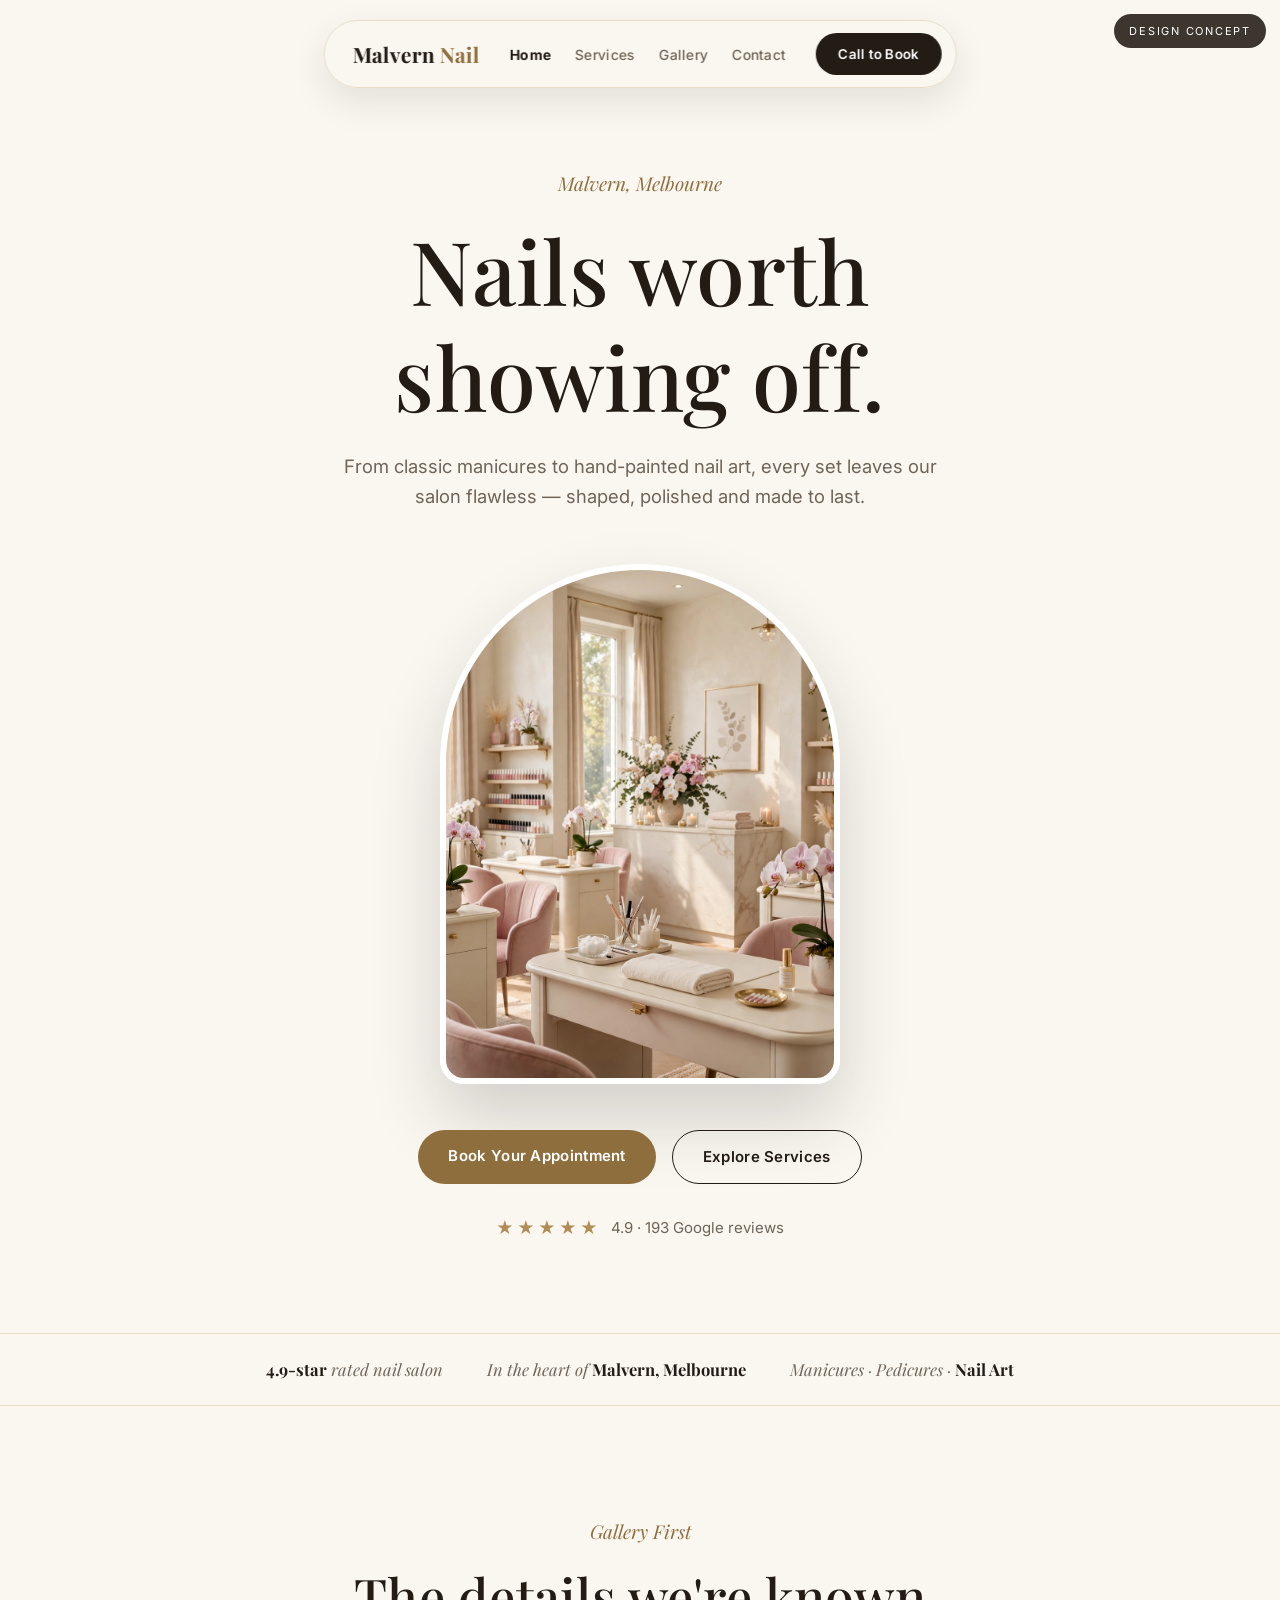
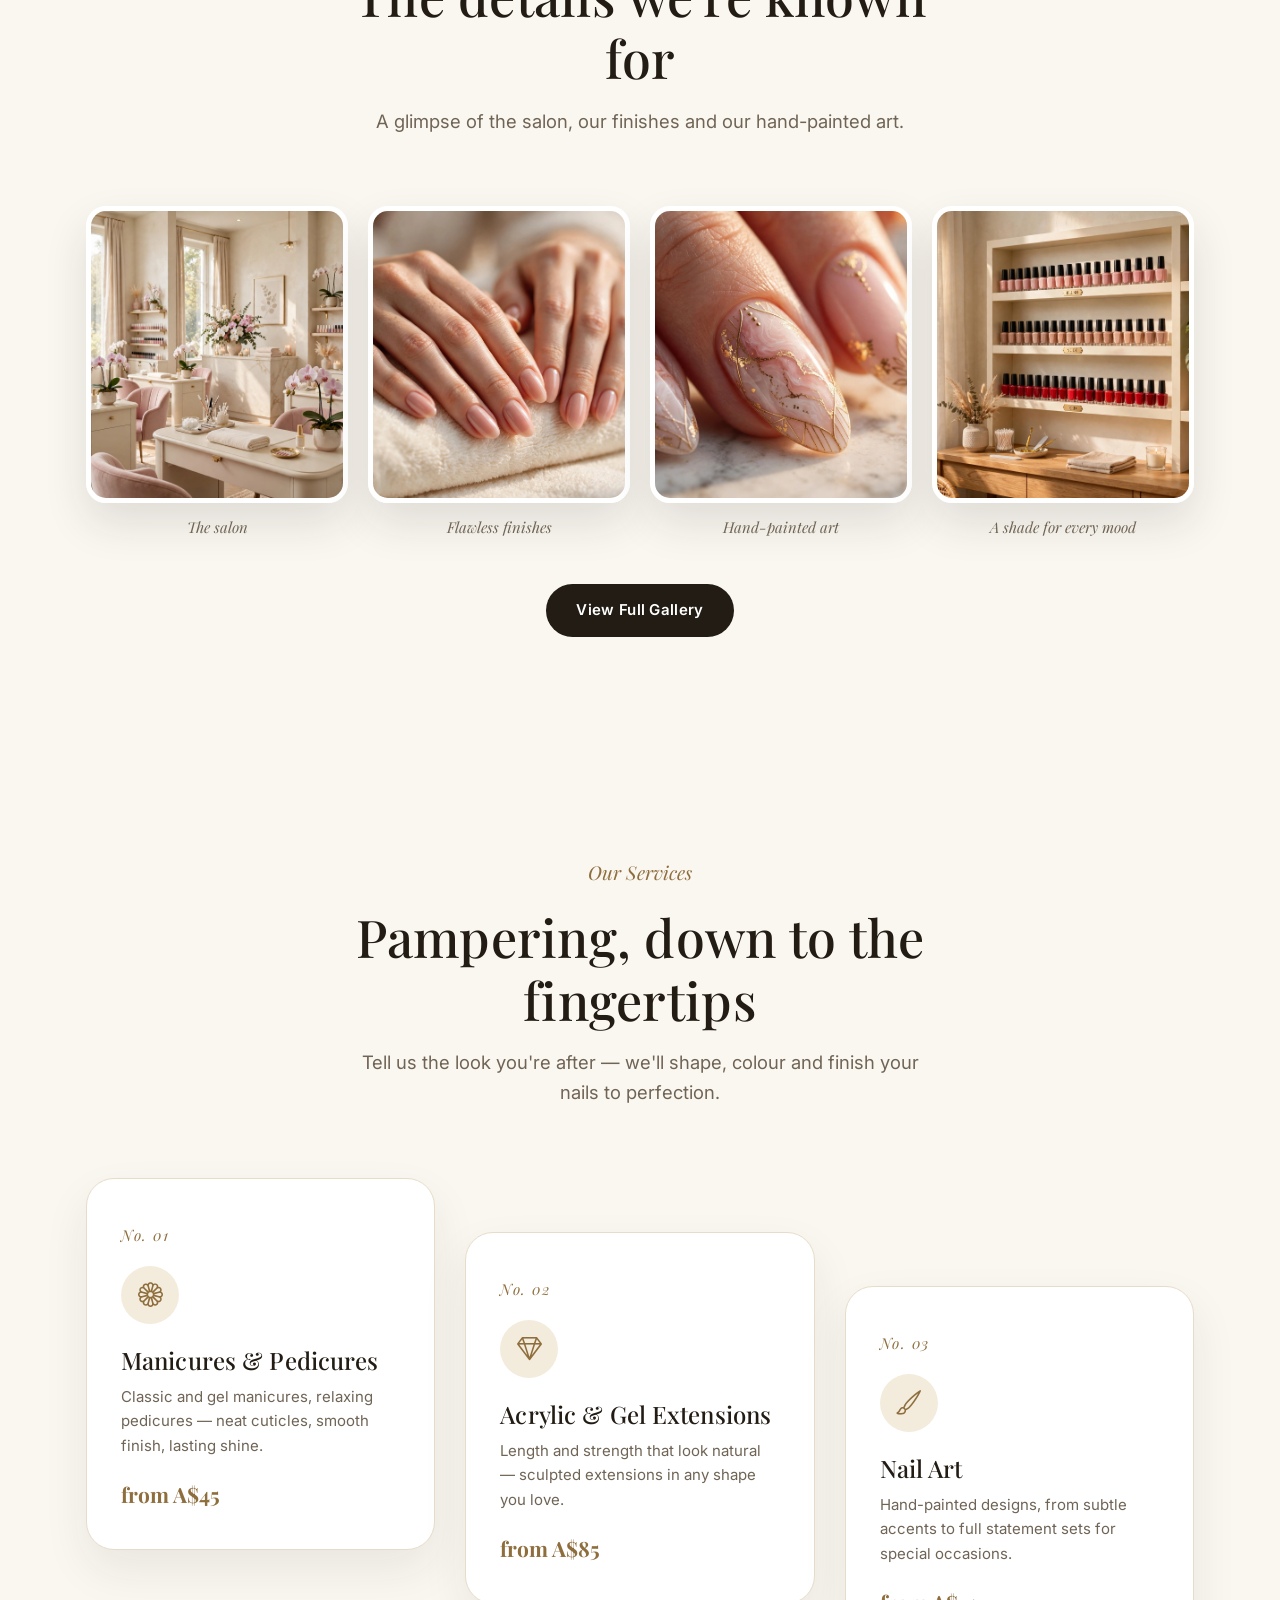
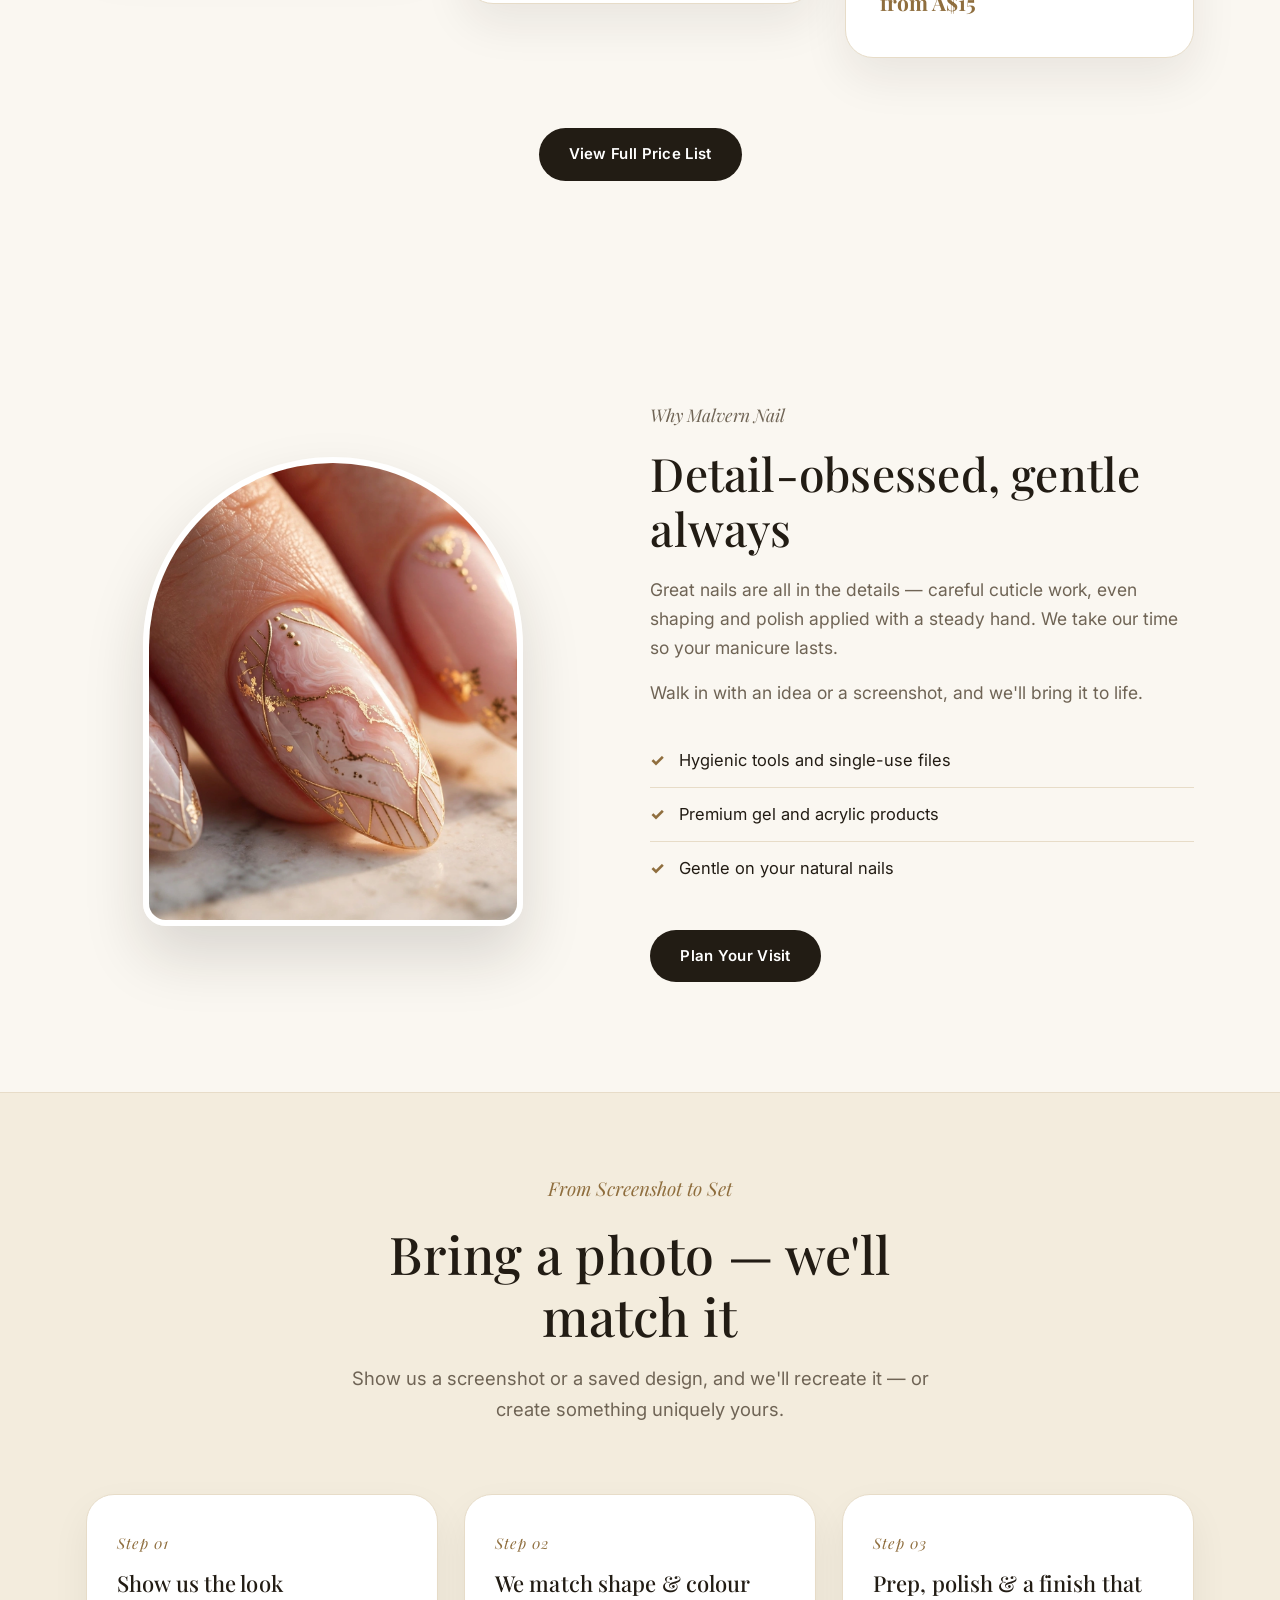
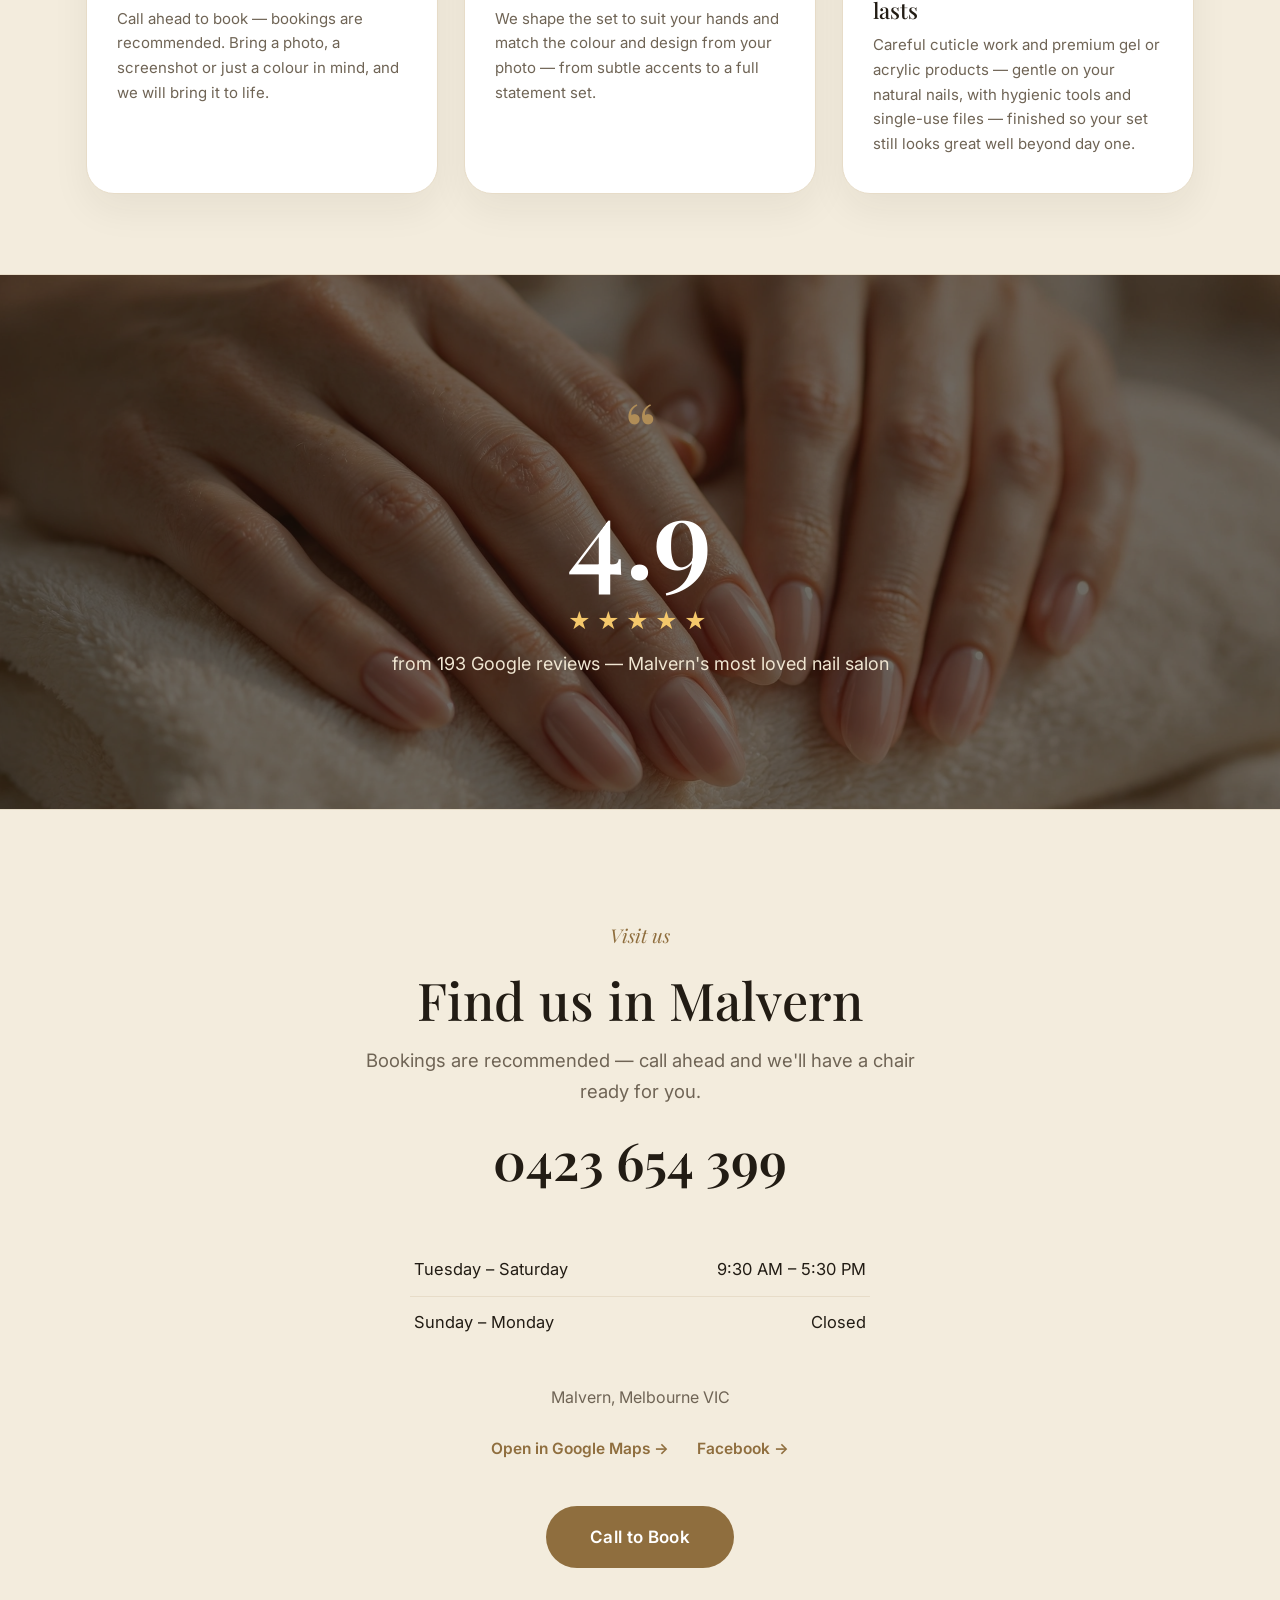
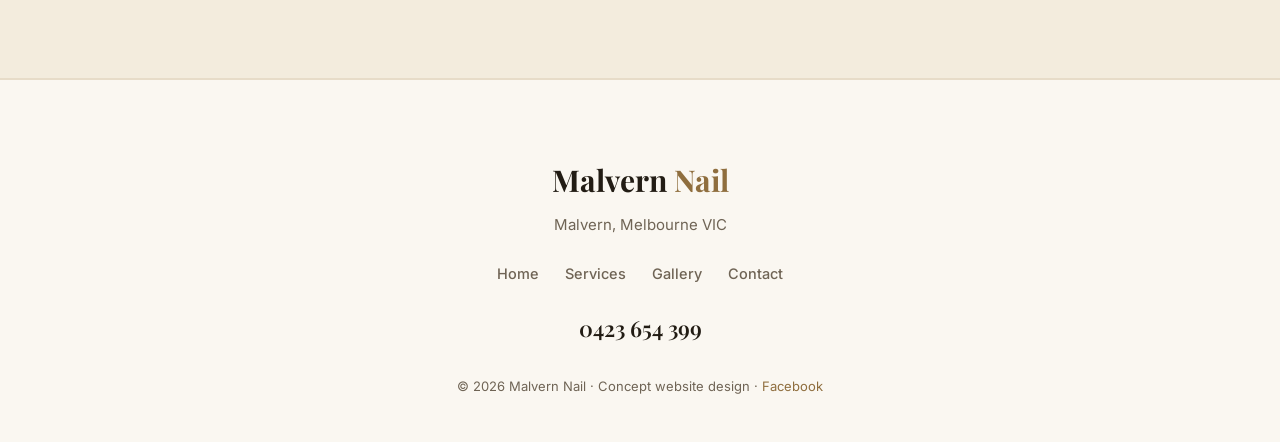
<file: index.html>
<!DOCTYPE html>
<html lang="en">
<head>
<meta charset="UTF-8">
<meta name="viewport" content="width=device-width, initial-scale=1.0">
<title>Malvern Nail — Nail Salon in Malvern, Melbourne</title>
<meta name="description" content="Malvern Nail in Malvern, Melbourne — manicures, pedicures, acrylic & gel extensions and nail art. Rated 4.9 from 193 Google reviews. Call to book.">
<link rel="preconnect" href="https://fonts.googleapis.com">
<link rel="preconnect" href="https://fonts.gstatic.com" crossorigin>
<link href="https://fonts.googleapis.com/css2?family=Playfair+Display:ital,wght@0,500;0,600;0,700;1,500&family=Inter:wght@400;500;600;700&display=swap" rel="stylesheet">
<link rel="stylesheet" href="https://cdn.jsdelivr.net/npm/bootstrap-icons@1.11.3/font/bootstrap-icons.min.css">
<link rel="stylesheet" href="styles.css">
</head>
<body>
<div class="concept">Design concept</div>

<div class="pillnav">
  <a class="brand" href="index.html">Malvern <em>Nail</em></a>
  <nav>
    <a class="active" href="index.html">Home</a>
    <a href="services.html">Services</a>
    <a href="gallery.html">Gallery</a>
    <a href="contact.html">Contact</a>
  </nav>
  <button class="nav-toggle" type="button" aria-label="Open menu" aria-expanded="false"><i class="bi bi-list"></i></button>
  <a class="btn small" href="tel:+61423654399">Call to Book</a>
</div>

<header class="hero">
  <div class="narrow">
    <p class="eyebrow">Malvern, Melbourne</p>
    <h1>Nails worth showing off.</h1>
    <p class="lead">From classic manicures to hand-painted nail art, every set leaves our salon flawless — shaped, polished and made to last.</p>
  </div>
  <img class="arch" src="images/hero.webp" alt="Elegant interior of Malvern Nail salon">
  <div class="narrow">
    <div class="hero-cta">
      <a class="btn gold" href="tel:+61423654399">Book Your Appointment</a>
      <a class="btn" href="services.html" style="background:transparent;color:var(--charcoal);border:1.5px solid var(--charcoal)">Explore Services</a>
    </div>
    <p class="rating-line"><span class="stars">★★★★★</span> 4.9 · 193 Google reviews</p>
  </div>
</header>

<div class="strip">
  <div class="wrap">
    <span><strong>4.9-star</strong> rated nail salon</span>
    <span>In the heart of <strong>Malvern, Melbourne</strong></span>
    <span>Manicures · Pedicures · <strong>Nail Art</strong></span>
  </div>
</div>



<section class="sec">
  <div class="wrap">
    <div class="sec-head">
      <p class="eyebrow">Gallery First</p>
      <h2>The details we're known for</h2>
      <p class="lead">A glimpse of the salon, our finishes and our hand-painted art.</p>
    </div>
    <div class="gprev">
      <figure><img src="images/hero.webp" alt="Malvern Nail salon interior"><figcaption>The salon</figcaption></figure>
      <figure><img src="images/manicure.webp" alt="Manicure close-up at Malvern Nail"><figcaption>Flawless finishes</figcaption></figure>
      <figure><img src="images/nailart.webp" alt="Hand-painted nail art at Malvern Nail"><figcaption>Hand-painted art</figcaption></figure>
      <figure><img src="images/detail.webp" alt="Polish collection at Malvern Nail"><figcaption>A shade for every mood</figcaption></figure>
    </div>
    <div class="center" style="margin-top:44px"><a class="btn" href="gallery.html">View Full Gallery</a></div>
  </div>
</section>

<section class="sec">
  <div class="wrap">
    <div class="sec-head">
      <p class="eyebrow">Our Services</p>
      <h2>Pampering, down to the fingertips</h2>
      <p class="lead">Tell us the look you're after — we'll shape, colour and finish your nails to perfection.</p>
    </div>
    <div class="stagger">
      <div class="scard">
        <p class="num">No. 01</p>
        <div class="tile"><i class="bi bi-flower1"></i></div>
        <h3>Manicures &amp; Pedicures</h3>
        <p>Classic and gel manicures, relaxing pedicures — neat cuticles, smooth finish, lasting shine.</p>
        <span class="price">from A$45</span>
      </div>
      <div class="scard">
        <p class="num">No. 02</p>
        <div class="tile"><i class="bi bi-gem"></i></div>
        <h3>Acrylic &amp; Gel Extensions</h3>
        <p>Length and strength that look natural — sculpted extensions in any shape you love.</p>
        <span class="price">from A$85</span>
      </div>
      <div class="scard">
        <p class="num">No. 03</p>
        <div class="tile"><i class="bi bi-brush"></i></div>
        <h3>Nail Art</h3>
        <p>Hand-painted designs, from subtle accents to full statement sets for special occasions.</p>
        <span class="price">from A$15</span>
      </div>
    </div>
    <div class="center" style="margin-top:70px"><a class="btn" href="services.html">View Full Price List</a></div>
  </div>
</section>


<section class="sec">
  <div class="wrap split">
    <img class="arch-s" src="images/nailart.webp" alt="Hand-painted nail art at Malvern Nail">
    <div>
      <p class="eyebrow">Why Malvern Nail</p>
      <h2>Detail-obsessed, gentle always</h2>
      <p>Great nails are all in the details — careful cuticle work, even shaping and polish applied with a steady hand. We take our time so your manicure lasts.</p>
      <p>Walk in with an idea or a screenshot, and we'll bring it to life.</p>
      <ul class="checklist">
        <li><span class="tick">✓</span> Hygienic tools and single-use files</li>
        <li><span class="tick">✓</span> Premium gel and acrylic products</li>
        <li><span class="tick">✓</span> Gentle on your natural nails</li>
      </ul>
      <a class="btn" href="contact.html">Plan Your Visit</a>
    </div>
  </div>
</section>



<section class="sec" style="background:var(--cream);border-top:1px solid var(--line);border-bottom:1px solid var(--line);padding-top:80px;padding-bottom:80px">
  <div class="wrap">
    <div class="sec-head">
      <p class="eyebrow">From Screenshot to Set</p>
      <h2>Bring a photo — we'll match it</h2>
      <p class="lead">Show us a screenshot or a saved design, and we'll recreate it — or create something uniquely yours.</p>
    </div>
    <div class="steps3">
      <div class="stepc"><p class="snum">Step 01</p><h3>Show us the look</h3><p>Call ahead to book — bookings are recommended. Bring a photo, a screenshot or just a colour in mind, and we will bring it to life.</p></div>
      <div class="stepc"><p class="snum">Step 02</p><h3>We match shape &amp; colour</h3><p>We shape the set to suit your hands and match the colour and design from your photo — from subtle accents to a full statement set.</p></div>
      <div class="stepc"><p class="snum">Step 03</p><h3>Prep, polish &amp; a finish that lasts</h3><p>Careful cuticle work and premium gel or acrylic products — gentle on your natural nails, with hygienic tools and single-use files — finished so your set still looks great well beyond day one.</p></div>
    </div>
  </div>
</section>



<div class="band">
  <img class="bg" src="images/manicure.webp" alt="Manicure close-up at Malvern Nail">
  <div class="quote">
    <span class="qmark">&ldquo;</span>
    <div class="bignum">4.9</div>
    <div class="stars">★★★★★</div>
    <p>from 193 Google reviews — Malvern's most loved nail salon</p>
  </div>
</div>

<section class="sec visit" style="background:var(--cream);border-top:1px solid var(--line);border-bottom:1px solid var(--line)">
  <div class="narrow">
    <p class="eyebrow">Visit us</p>
    <h2>Find us in Malvern</h2>
    <p class="lead">Bookings are recommended — call ahead and we'll have a chair ready for you.</p>
    <a class="big-phone" href="tel:+61423654399">0423 654 399</a>
    <div class="hours-lines">
      <div><span>Tuesday – Saturday</span><span>9:30 AM – 5:30 PM</span></div>
      <div><span>Sunday – Monday</span><span>Closed</span></div>
    </div>
    <p style="color:var(--muted);font-size:16px">Malvern, Melbourne VIC</p>
    <div class="links">
      <a href="https://www.google.com/maps/search/?api=1&query=Malvern+Nail+Malvern+Melbourne+VIC" target="_blank" rel="noopener">Open in Google Maps →</a>
      <a href="https://m.facebook.com/Angela.de.nails" target="_blank" rel="noopener">Facebook →</a>
    </div>
    <div style="margin-top:44px"><a class="btn gold" href="tel:+61423654399" style="font-size:17px;padding:17px 44px">Call to Book</a></div>
  </div>
</section>

<footer class="site">
  <div class="fbrand">Malvern <em>Nail</em></div>
  <p style="color:var(--muted);font-size:15px">Malvern, Melbourne VIC</p>
  <nav class="fnav">
    <a href="index.html">Home</a><a href="services.html">Services</a>
    <a href="gallery.html">Gallery</a><a href="contact.html">Contact</a>
  </nav>
  <a class="fphone" href="tel:+61423654399">0423 654 399</a>
  <p class="copy">© 2026 Malvern Nail · Concept website design · <a href="https://m.facebook.com/Angela.de.nails" target="_blank" rel="noopener">Facebook</a></p>
</footer>
<script>
(function(){
  var btn=document.querySelector('.nav-toggle');
  var bar=document.querySelector('.pillnav');
  if(!btn||!bar)return;
  var icon=btn.querySelector('i');
  btn.addEventListener('click',function(){
    var open=bar.classList.toggle('open');
    btn.setAttribute('aria-expanded',open?'true':'false');
    btn.setAttribute('aria-label',open?'Close menu':'Open menu');
    if(icon)icon.className=open?'bi bi-x':'bi bi-list';
  });
})();
</script>
</body>
</html>
</file>
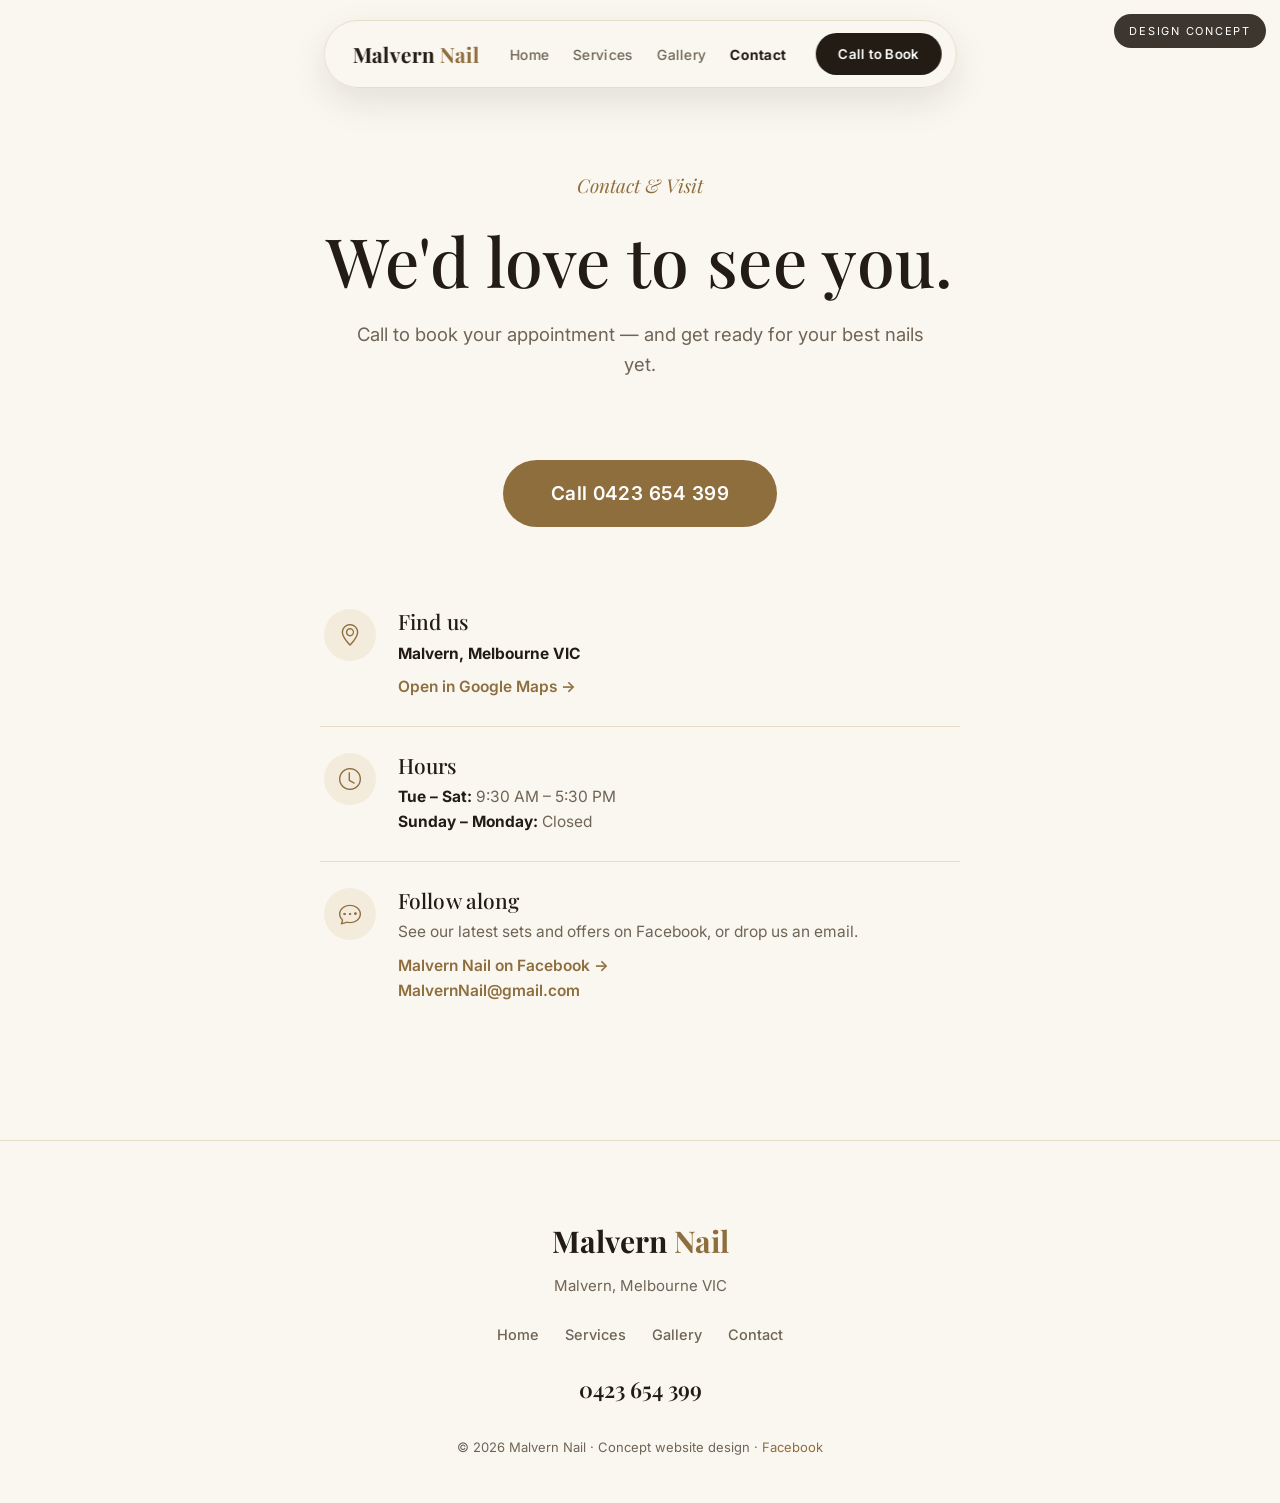
<file: contact.html>
<!DOCTYPE html>
<html lang="en">
<head>
<meta charset="UTF-8">
<meta name="viewport" content="width=device-width, initial-scale=1.0">
<title>Contact &amp; Visit — Malvern Nail, Melbourne</title>
<meta name="description" content="Visit Malvern Nail in Malvern, Melbourne VIC. Call 0423 654 399 to book your manicure, pedicure or nail art appointment.">
<link rel="preconnect" href="https://fonts.googleapis.com">
<link rel="preconnect" href="https://fonts.gstatic.com" crossorigin>
<link href="https://fonts.googleapis.com/css2?family=Playfair+Display:ital,wght@0,500;0,600;0,700;1,500&family=Inter:wght@400;500;600;700&display=swap" rel="stylesheet">
<link rel="stylesheet" href="https://cdn.jsdelivr.net/npm/bootstrap-icons@1.11.3/font/bootstrap-icons.min.css">
<link rel="stylesheet" href="styles.css">
</head>
<body>
<div class="concept">Design concept</div>

<div class="pillnav">
  <a class="brand" href="index.html">Malvern <em>Nail</em></a>
  <nav>
    <a href="index.html">Home</a>
    <a href="services.html">Services</a>
    <a href="gallery.html">Gallery</a>
    <a class="active" href="contact.html">Contact</a>
  </nav>
  <button class="nav-toggle" type="button" aria-label="Open menu" aria-expanded="false"><i class="bi bi-list"></i></button>
  <a class="btn small" href="tel:+61423654399">Call to Book</a>
</div>

<header class="masthead">
  <div class="narrow">
    <p class="eyebrow">Contact &amp; Visit</p>
    <h1>We'd love to see you.</h1>
    <p class="lead">Call to book your appointment — and get ready for your best nails yet.</p>
  </div>
</header>

<section class="sec center" style="padding-top:10px">
  <div class="narrow">
    <a class="btn gold" href="tel:+61423654399" style="font-size:19px;padding:18px 48px">Call 0423 654 399</a>
    <div class="crows">
      <div class="crow">
        <div class="tile"><i class="bi bi-geo-alt"></i></div>
        <div>
          <h3>Find us</h3>
          <p><strong>Malvern, Melbourne VIC</strong></p>
          <p style="margin-top:8px"><a class="inline" href="https://www.google.com/maps/search/?api=1&query=Malvern+Nail+Malvern+Melbourne+VIC" target="_blank" rel="noopener">Open in Google Maps →</a></p>
        </div>
      </div>
      <div class="crow">
        <div class="tile"><i class="bi bi-clock"></i></div>
        <div>
          <h3>Hours</h3>
          <p><strong>Tue – Sat:</strong> 9:30 AM – 5:30 PM<br><strong>Sunday – Monday:</strong> Closed</p>
        </div>
      </div>
      <div class="crow">
        <div class="tile"><i class="bi bi-chat-dots"></i></div>
        <div>
          <h3>Follow along</h3>
          <p>See our latest sets and offers on Facebook, or drop us an email.</p>
          <p style="margin-top:8px"><a class="inline" href="https://m.facebook.com/Angela.de.nails" target="_blank" rel="noopener">Malvern Nail on Facebook →</a><br><a class="inline" href="mailto:MalvernNail@gmail.com">MalvernNail@gmail.com</a></p>
        </div>
      </div>
    </div>
  </div>
</section>

<footer class="site">
  <div class="fbrand">Malvern <em>Nail</em></div>
  <p style="color:var(--muted);font-size:15px">Malvern, Melbourne VIC</p>
  <nav class="fnav">
    <a href="index.html">Home</a><a href="services.html">Services</a>
    <a href="gallery.html">Gallery</a><a href="contact.html">Contact</a>
  </nav>
  <a class="fphone" href="tel:+61423654399">0423 654 399</a>
  <p class="copy">© 2026 Malvern Nail · Concept website design · <a href="https://m.facebook.com/Angela.de.nails" target="_blank" rel="noopener">Facebook</a></p>
</footer>
<script>
(function(){
  var btn=document.querySelector('.nav-toggle');
  var bar=document.querySelector('.pillnav');
  if(!btn||!bar)return;
  var icon=btn.querySelector('i');
  btn.addEventListener('click',function(){
    var open=bar.classList.toggle('open');
    btn.setAttribute('aria-expanded',open?'true':'false');
    btn.setAttribute('aria-label',open?'Close menu':'Open menu');
    if(icon)icon.className=open?'bi bi-x':'bi bi-list';
  });
})();
</script>
</body>
</html>
</file>
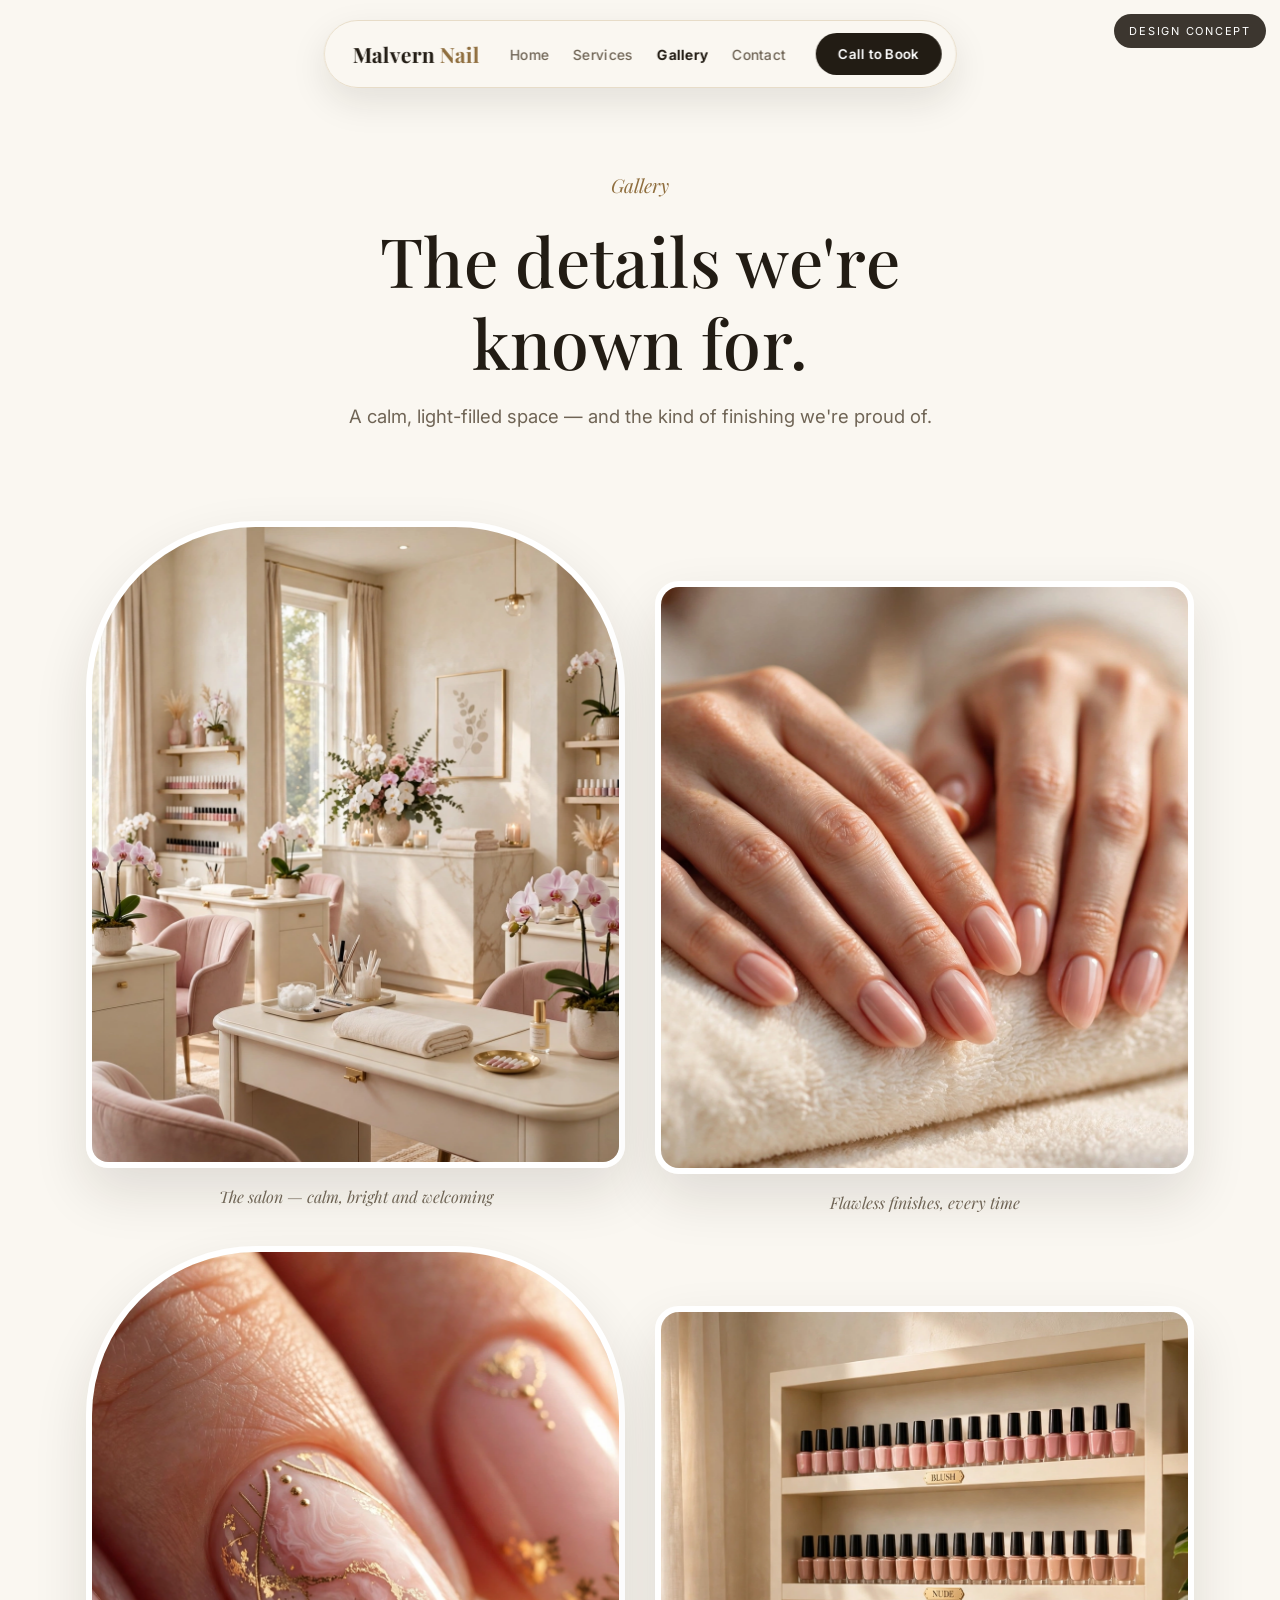
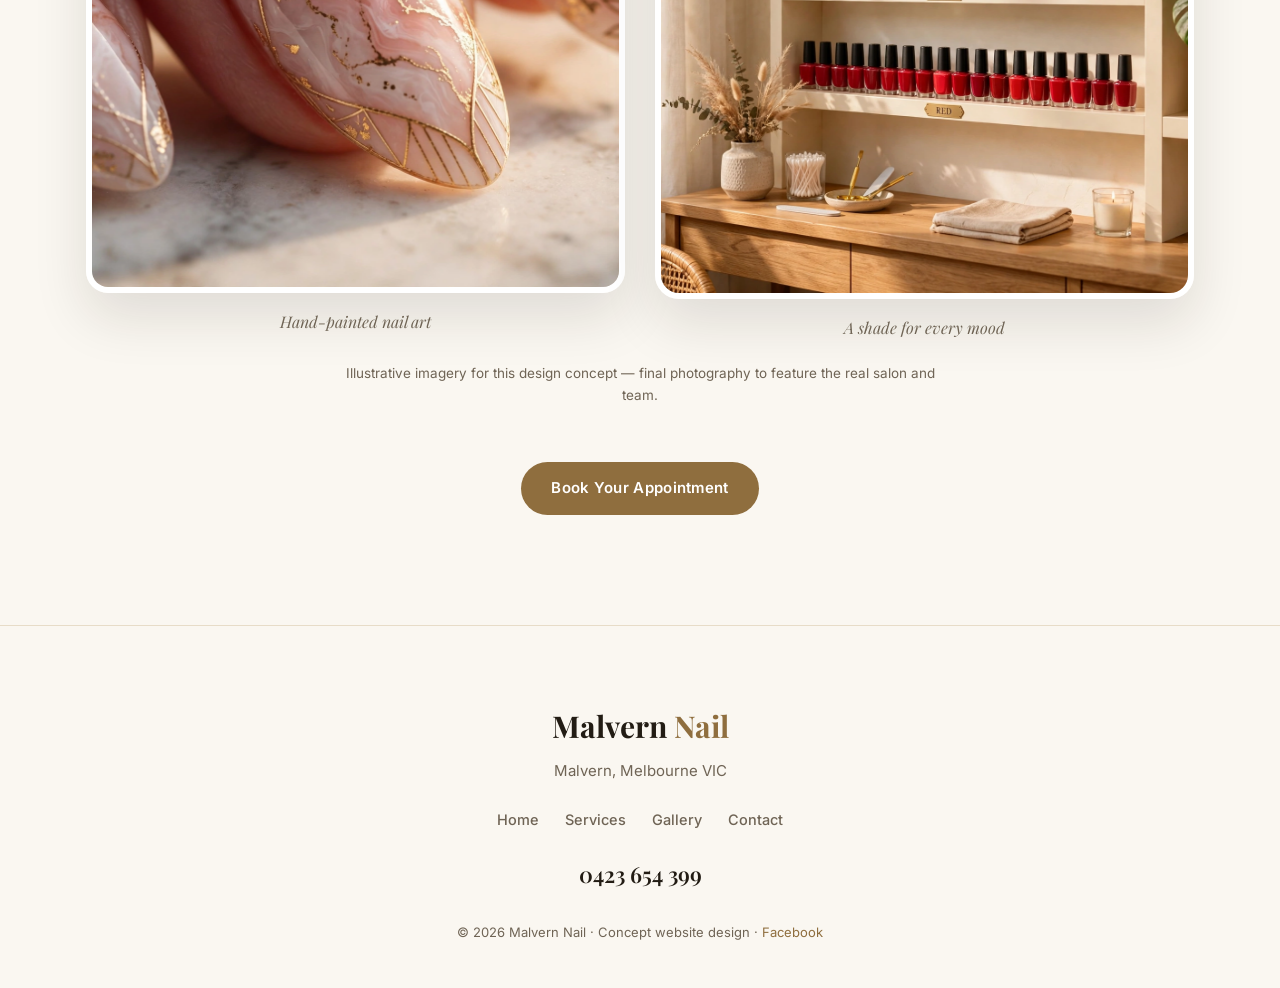
<file: gallery.html>
<!DOCTYPE html>
<html lang="en">
<head>
<meta charset="UTF-8">
<meta name="viewport" content="width=device-width, initial-scale=1.0">
<title>Gallery — Malvern Nail, Melbourne</title>
<meta name="description" content="A look inside Malvern Nail in Malvern, Melbourne — our space and our work.">
<link rel="preconnect" href="https://fonts.googleapis.com">
<link rel="preconnect" href="https://fonts.gstatic.com" crossorigin>
<link href="https://fonts.googleapis.com/css2?family=Playfair+Display:ital,wght@0,500;0,600;0,700;1,500&family=Inter:wght@400;500;600;700&display=swap" rel="stylesheet">
<link rel="stylesheet" href="https://cdn.jsdelivr.net/npm/bootstrap-icons@1.11.3/font/bootstrap-icons.min.css">
<link rel="stylesheet" href="styles.css">
</head>
<body>
<div class="concept">Design concept</div>

<div class="pillnav">
  <a class="brand" href="index.html">Malvern <em>Nail</em></a>
  <nav>
    <a href="index.html">Home</a>
    <a href="services.html">Services</a>
    <a class="active" href="gallery.html">Gallery</a>
    <a href="contact.html">Contact</a>
  </nav>
  <button class="nav-toggle" type="button" aria-label="Open menu" aria-expanded="false"><i class="bi bi-list"></i></button>
  <a class="btn small" href="tel:+61423654399">Call to Book</a>
</div>

<header class="masthead">
  <div class="narrow">
    <p class="eyebrow">Gallery</p>
    <h1>The details we're known for.</h1>
    <p class="lead">A calm, light-filled space — and the kind of finishing we're proud of.</p>
  </div>
</header>

<section class="sec" style="padding-top:20px">
  <div class="wrap">
    <div class="egal">
      <figure>
        <img class="arch-t" src="images/hero.webp" alt="Malvern Nail salon interior">
        <figcaption>The salon — calm, bright and welcoming</figcaption>
      </figure>
      <figure>
        <img class="round-t" src="images/manicure.webp" alt="Manicure close-up">
        <figcaption>Flawless finishes, every time</figcaption>
      </figure>
      <figure>
        <img class="arch-t" src="images/nailart.webp" alt="Nail art detail">
        <figcaption>Hand-painted nail art</figcaption>
      </figure>
      <figure>
        <img class="round-t" src="images/detail.webp" alt="Polish collection">
        <figcaption>A shade for every mood</figcaption>
      </figure>
    </div>
    <p class="fineprint">Illustrative imagery for this design concept — final photography to feature the real salon and team.</p>
    <div class="center" style="margin-top:56px"><a class="btn gold" href="tel:+61423654399">Book Your Appointment</a></div>
  </div>
</section>

<footer class="site">
  <div class="fbrand">Malvern <em>Nail</em></div>
  <p style="color:var(--muted);font-size:15px">Malvern, Melbourne VIC</p>
  <nav class="fnav">
    <a href="index.html">Home</a><a href="services.html">Services</a>
    <a href="gallery.html">Gallery</a><a href="contact.html">Contact</a>
  </nav>
  <a class="fphone" href="tel:+61423654399">0423 654 399</a>
  <p class="copy">© 2026 Malvern Nail · Concept website design · <a href="https://m.facebook.com/Angela.de.nails" target="_blank" rel="noopener">Facebook</a></p>
</footer>
<script>
(function(){
  var btn=document.querySelector('.nav-toggle');
  var bar=document.querySelector('.pillnav');
  if(!btn||!bar)return;
  var icon=btn.querySelector('i');
  btn.addEventListener('click',function(){
    var open=bar.classList.toggle('open');
    btn.setAttribute('aria-expanded',open?'true':'false');
    btn.setAttribute('aria-label',open?'Close menu':'Open menu');
    if(icon)icon.className=open?'bi bi-x':'bi bi-list';
  });
})();
</script>
</body>
</html>
</file>
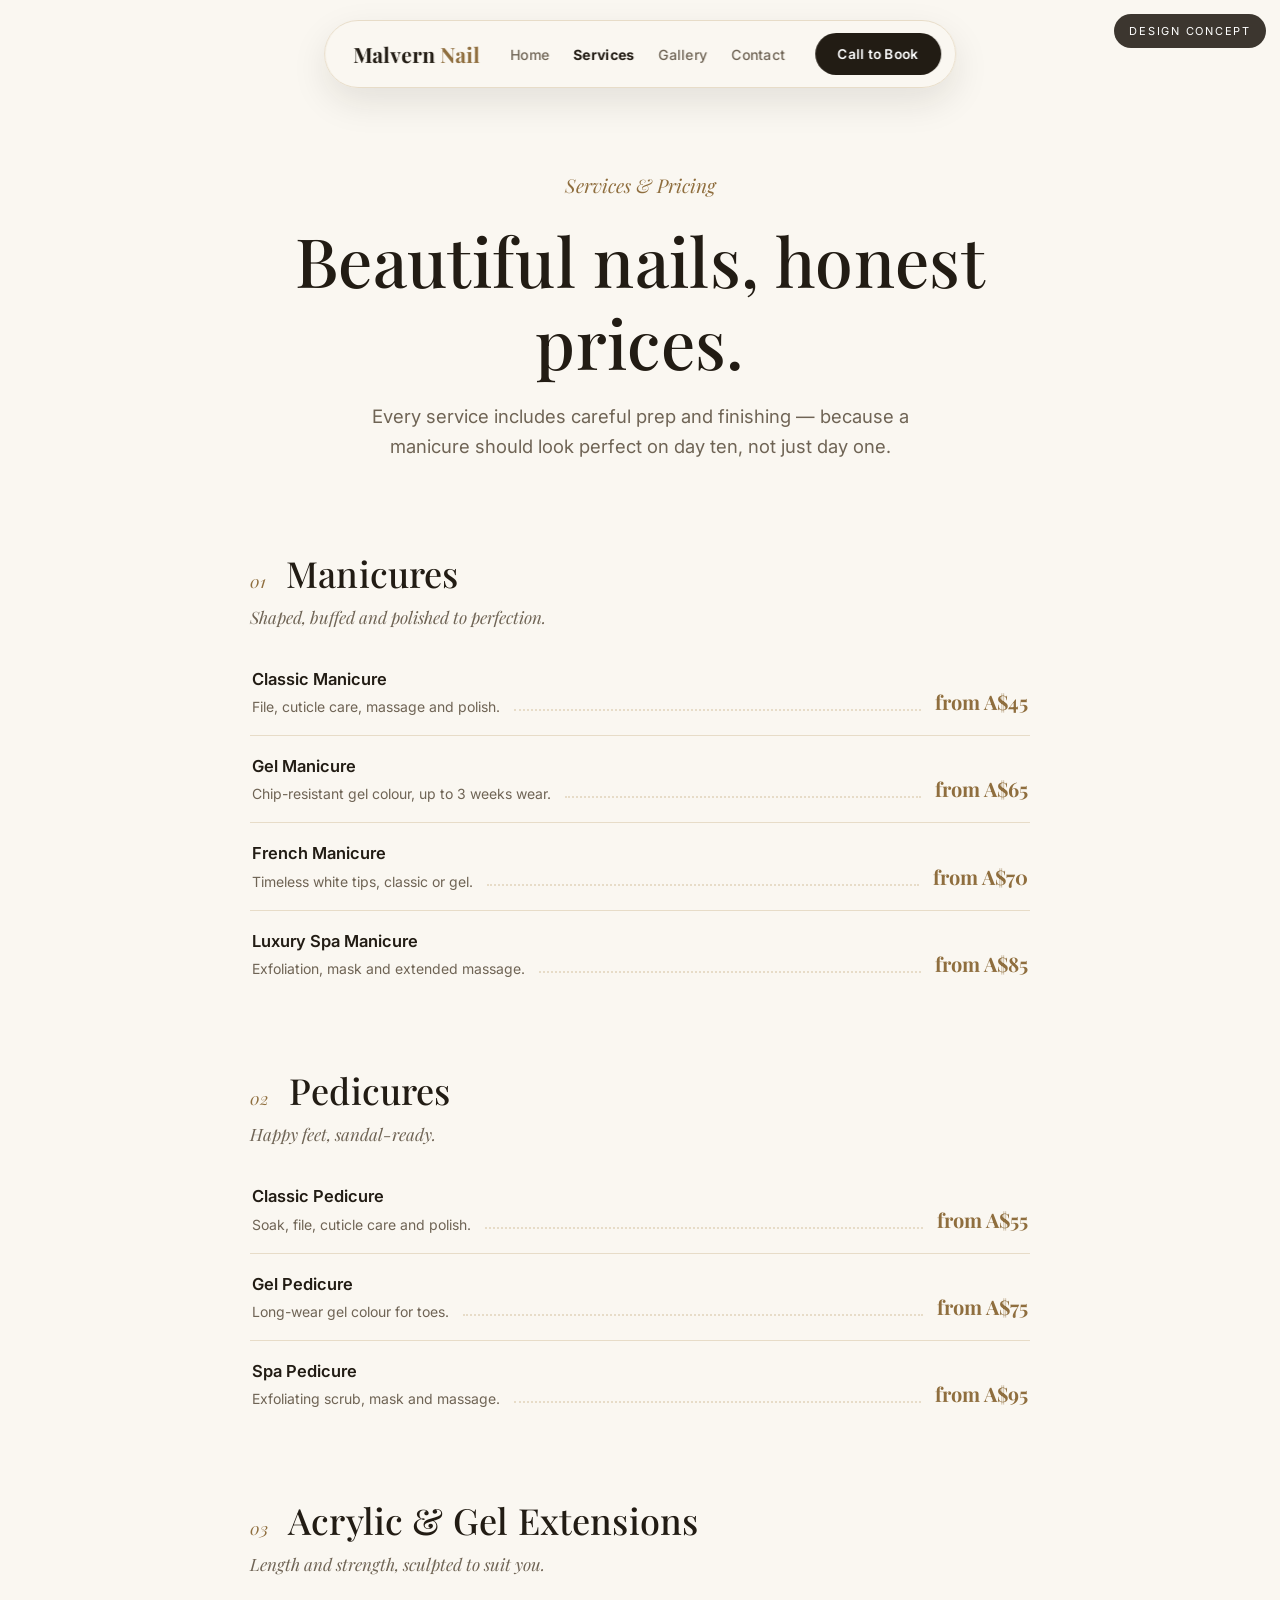
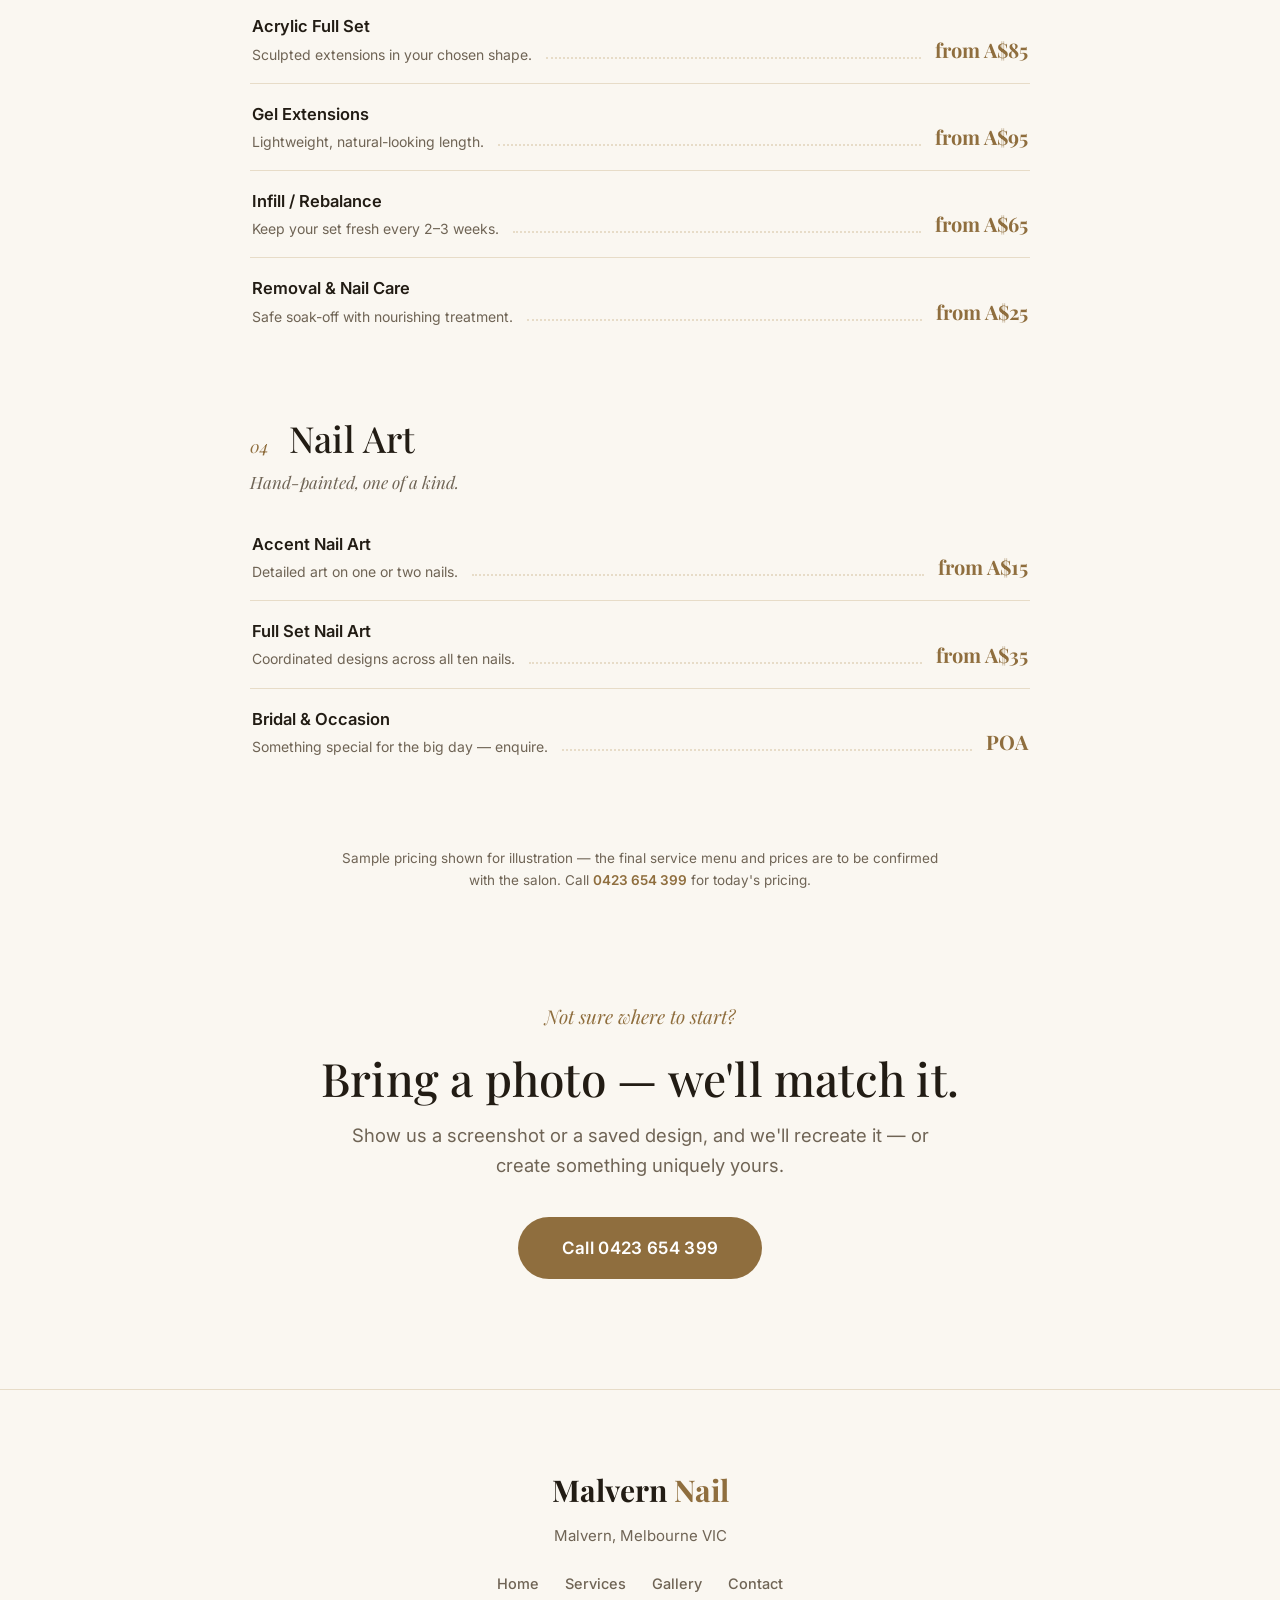
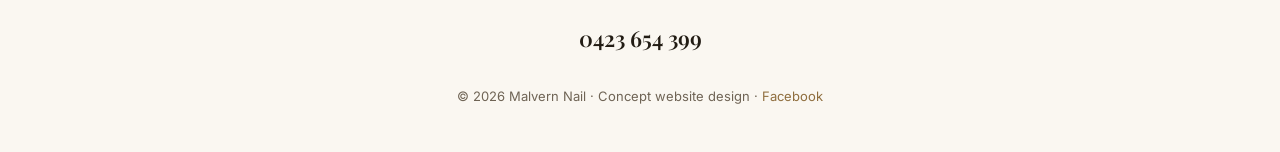
<file: services.html>
<!DOCTYPE html>
<html lang="en">
<head>
<meta charset="UTF-8">
<meta name="viewport" content="width=device-width, initial-scale=1.0">
<title>Services &amp; Pricing — Malvern Nail, Melbourne</title>
<meta name="description" content="Malvern Nail services: manicures, pedicures, acrylic & gel extensions and nail art in Malvern, Melbourne.">
<link rel="preconnect" href="https://fonts.googleapis.com">
<link rel="preconnect" href="https://fonts.gstatic.com" crossorigin>
<link href="https://fonts.googleapis.com/css2?family=Playfair+Display:ital,wght@0,500;0,600;0,700;1,500&family=Inter:wght@400;500;600;700&display=swap" rel="stylesheet">
<link rel="stylesheet" href="https://cdn.jsdelivr.net/npm/bootstrap-icons@1.11.3/font/bootstrap-icons.min.css">
<link rel="stylesheet" href="styles.css">
</head>
<body>
<div class="concept">Design concept</div>

<div class="pillnav">
  <a class="brand" href="index.html">Malvern <em>Nail</em></a>
  <nav>
    <a href="index.html">Home</a>
    <a class="active" href="services.html">Services</a>
    <a href="gallery.html">Gallery</a>
    <a href="contact.html">Contact</a>
  </nav>
  <button class="nav-toggle" type="button" aria-label="Open menu" aria-expanded="false"><i class="bi bi-list"></i></button>
  <a class="btn small" href="tel:+61423654399">Call to Book</a>
</div>

<header class="masthead">
  <div class="narrow">
    <p class="eyebrow">Services &amp; Pricing</p>
    <h1>Beautiful nails, honest prices.</h1>
    <p class="lead">Every service includes careful prep and finishing — because a manicure should look perfect on day ten, not just day one.</p>
  </div>
</header>

<section class="sec" style="padding-top:20px">
  <div class="wrap">
    <div class="plist">

      <div class="pcat">
        <div class="pcat-head"><span class="pnum">01</span><h3>Manicures</h3></div>
        <p class="psub">Shaped, buffed and polished to perfection.</p>
        <div class="prow"><div><div class="pname">Classic Manicure</div><div class="pdesc">File, cuticle care, massage and polish.</div></div><div class="dots"></div><div class="from">from A$45</div></div>
        <div class="prow"><div><div class="pname">Gel Manicure</div><div class="pdesc">Chip-resistant gel colour, up to 3 weeks wear.</div></div><div class="dots"></div><div class="from">from A$65</div></div>
        <div class="prow"><div><div class="pname">French Manicure</div><div class="pdesc">Timeless white tips, classic or gel.</div></div><div class="dots"></div><div class="from">from A$70</div></div>
        <div class="prow"><div><div class="pname">Luxury Spa Manicure</div><div class="pdesc">Exfoliation, mask and extended massage.</div></div><div class="dots"></div><div class="from">from A$85</div></div>
      </div>

      <div class="pcat">
        <div class="pcat-head"><span class="pnum">02</span><h3>Pedicures</h3></div>
        <p class="psub">Happy feet, sandal-ready.</p>
        <div class="prow"><div><div class="pname">Classic Pedicure</div><div class="pdesc">Soak, file, cuticle care and polish.</div></div><div class="dots"></div><div class="from">from A$55</div></div>
        <div class="prow"><div><div class="pname">Gel Pedicure</div><div class="pdesc">Long-wear gel colour for toes.</div></div><div class="dots"></div><div class="from">from A$75</div></div>
        <div class="prow"><div><div class="pname">Spa Pedicure</div><div class="pdesc">Exfoliating scrub, mask and massage.</div></div><div class="dots"></div><div class="from">from A$95</div></div>
      </div>

      <div class="pcat">
        <div class="pcat-head"><span class="pnum">03</span><h3>Acrylic &amp; Gel Extensions</h3></div>
        <p class="psub">Length and strength, sculpted to suit you.</p>
        <div class="prow"><div><div class="pname">Acrylic Full Set</div><div class="pdesc">Sculpted extensions in your chosen shape.</div></div><div class="dots"></div><div class="from">from A$85</div></div>
        <div class="prow"><div><div class="pname">Gel Extensions</div><div class="pdesc">Lightweight, natural-looking length.</div></div><div class="dots"></div><div class="from">from A$95</div></div>
        <div class="prow"><div><div class="pname">Infill / Rebalance</div><div class="pdesc">Keep your set fresh every 2–3 weeks.</div></div><div class="dots"></div><div class="from">from A$65</div></div>
        <div class="prow"><div><div class="pname">Removal &amp; Nail Care</div><div class="pdesc">Safe soak-off with nourishing treatment.</div></div><div class="dots"></div><div class="from">from A$25</div></div>
      </div>

      <div class="pcat">
        <div class="pcat-head"><span class="pnum">04</span><h3>Nail Art</h3></div>
        <p class="psub">Hand-painted, one of a kind.</p>
        <div class="prow"><div><div class="pname">Accent Nail Art</div><div class="pdesc">Detailed art on one or two nails.</div></div><div class="dots"></div><div class="from">from A$15</div></div>
        <div class="prow"><div><div class="pname">Full Set Nail Art</div><div class="pdesc">Coordinated designs across all ten nails.</div></div><div class="dots"></div><div class="from">from A$35</div></div>
        <div class="prow"><div><div class="pname">Bridal &amp; Occasion</div><div class="pdesc">Something special for the big day — enquire.</div></div><div class="dots"></div><div class="from">POA</div></div>
      </div>

      <p class="fineprint">Sample pricing shown for illustration — the final service menu and prices are to be confirmed with the salon. Call <a href="tel:+61423654399">0423 654 399</a> for today's pricing.</p>

    </div>
  </div>
</section>

<section class="sec center" style="padding-top:0">
  <div class="narrow">
    <p class="eyebrow">Not sure where to start?</p>
    <h2 style="font-size:clamp(30px,4vw,46px);margin-bottom:14px">Bring a photo — we'll match it.</h2>
    <p class="lead" style="margin-bottom:36px">Show us a screenshot or a saved design, and we'll recreate it — or create something uniquely yours.</p>
    <a class="btn gold" href="tel:+61423654399" style="font-size:17px;padding:17px 44px">Call 0423 654 399</a>
  </div>
</section>

<footer class="site">
  <div class="fbrand">Malvern <em>Nail</em></div>
  <p style="color:var(--muted);font-size:15px">Malvern, Melbourne VIC</p>
  <nav class="fnav">
    <a href="index.html">Home</a><a href="services.html">Services</a>
    <a href="gallery.html">Gallery</a><a href="contact.html">Contact</a>
  </nav>
  <a class="fphone" href="tel:+61423654399">0423 654 399</a>
  <p class="copy">© 2026 Malvern Nail · Concept website design · <a href="https://m.facebook.com/Angela.de.nails" target="_blank" rel="noopener">Facebook</a></p>
</footer>
<script>
(function(){
  var btn=document.querySelector('.nav-toggle');
  var bar=document.querySelector('.pillnav');
  if(!btn||!bar)return;
  var icon=btn.querySelector('i');
  btn.addEventListener('click',function(){
    var open=bar.classList.toggle('open');
    btn.setAttribute('aria-expanded',open?'true':'false');
    btn.setAttribute('aria-label',open?'Close menu':'Open menu');
    if(icon)icon.className=open?'bi bi-x':'bi bi-list';
  });
})();
</script>
</body>
</html>
</file>
<file: styles.css>
/* Malvern Nail — "soft editorial" redesign
   Beauty lane: ivory #FAF7F1 + charcoal #221C14 + gold #B08D57 + blush #EAD9C6
   Playfair Display + Inter | Bootstrap Icons via CDN | never emoji */
:root{
  --ivory:#FAF7F1;
  --cream:#F3ECDD;
  --blush:#EAD9C6;
  --charcoal:#221C14;
  --muted:#6F6455;
  --gold:#B08D57;
  --gold-deep:#8F6E3E;
  --line:#E7DCC8;
  --white:#FFFFFF;
  --display:'Playfair Display',Georgia,serif;
  --body:'Inter',system-ui,-apple-system,sans-serif;
}
*{margin:0;padding:0;box-sizing:border-box}
html{scroll-behavior:smooth}
body{font-family:var(--body);background:var(--ivory);color:var(--charcoal);
  font-size:16.5px;line-height:1.65;-webkit-font-smoothing:antialiased;overflow-x:hidden}
h1,h2,h3{font-family:var(--display);font-weight:500;line-height:1.2;letter-spacing:.005em}
a{color:inherit}
img{display:block;max-width:100%}
.wrap{max-width:1160px;margin:0 auto;padding:0 26px}
.narrow{max-width:760px;margin:0 auto;padding:0 26px}

/* concept badge */
.concept{position:fixed;top:14px;right:14px;z-index:200;background:rgba(34,28,20,.88);color:#fff;
  font-size:11px;letter-spacing:.16em;text-transform:uppercase;padding:8px 15px;border-radius:999px}

/* ---- floating pill nav ---- */
.pillnav{position:fixed;top:20px;left:50%;transform:translateX(-50%);z-index:100;
  display:flex;align-items:center;gap:30px;
  background:rgba(250,247,241,.94);backdrop-filter:blur(14px);
  border:1px solid var(--line);border-radius:999px;
  padding:12px 14px 12px 28px;box-shadow:0 14px 36px rgba(34,28,20,.10);
  max-width:calc(100vw - 32px)}
.pillnav .brand{font-family:var(--display);font-size:21px;font-weight:700;text-decoration:none;white-space:nowrap}
.pillnav .brand em{font-style:normal;color:var(--gold-deep)}
.pillnav nav{display:flex;gap:24px;align-items:center}
.pillnav nav a{font-size:14px;font-weight:500;color:var(--muted);text-decoration:none;letter-spacing:.02em;white-space:nowrap}
.pillnav nav a:hover{color:var(--charcoal)}
.pillnav nav a.active{color:var(--charcoal);font-weight:700}
.btn{display:inline-block;background:var(--charcoal);color:#fff;text-decoration:none;font-weight:600;
  font-size:15px;padding:14px 30px;border-radius:999px;letter-spacing:.02em;border:none;cursor:pointer;
  transition:transform .22s,box-shadow .22s,background .22s;white-space:nowrap}
.btn:hover{background:var(--gold-deep);transform:translateY(-2px);box-shadow:0 12px 26px rgba(143,110,62,.28)}
.btn.gold{background:var(--gold-deep)}
.btn.gold:hover{background:var(--charcoal)}
.btn.small{padding:10px 22px;font-size:13.5px}
/* ---- mobile nav: hamburger button + dropdown panel (<=768px) ---- */
.nav-toggle{display:none}
@media(max-width:768px){
  .pillnav{gap:14px;padding:10px 12px 10px 22px;justify-content:space-between}
  .pillnav nav{display:none}
  .nav-toggle{display:flex;align-items:center;justify-content:center;flex:0 0 auto;
    width:44px;height:44px;border-radius:50%;background:var(--cream);
    border:1px solid var(--line);color:var(--charcoal);font-size:24px;cursor:pointer;
    transition:background .2s,color .2s}
  .nav-toggle:hover{background:var(--blush)}
  .pillnav.open nav{display:flex;flex-direction:column;align-items:stretch;gap:6px;
    position:absolute;top:calc(100% + 10px);left:0;right:0;
    background:rgba(250,247,241,.98);backdrop-filter:blur(14px);
    border:1px solid var(--line);border-radius:24px;padding:12px;
    box-shadow:0 20px 44px rgba(34,28,20,.16)}
  .pillnav.open nav a{font-size:16.5px;font-weight:500;padding:13px 20px;border-radius:16px;
    min-height:48px;display:flex;align-items:center}
  .pillnav.open nav a:hover{background:var(--cream)}
  .pillnav.open nav a.active{background:var(--cream);color:var(--charcoal);font-weight:700}
  /* mobile polish: watermark out of the nav's way, smaller headlines, bigger tap targets */
  .concept{top:auto;bottom:14px}
  .pillnav .btn.small{padding:13px 24px}
  .hero h1{font-size:clamp(38px,11.5vw,88px)}
  .arch{width:min(280px,64vw);margin:40px auto 36px}
  .band{padding:88px 22px}
  .masthead h1{font-size:clamp(34px,9.5vw,68px)}
  footer.site .fnav a{padding:13px 8px}
}

/* ---- type helpers ---- */
.eyebrow{font-family:var(--display);font-style:italic;font-size:19px;color:var(--gold-deep);margin-bottom:18px}
.sec{padding:110px 0}
.center{text-align:center}
.lead{font-size:18.5px;color:var(--muted);max-width:600px;margin:0 auto}

/* ---- hero: centered narrow + arch image ---- */
.hero{padding:168px 0 90px;text-align:center}
.hero h1{font-size:clamp(46px,7vw,88px);font-weight:500;max-width:760px;margin:0 auto 22px}
.arch{width:min(400px,78vw);aspect-ratio:3/3.9;object-fit:cover;
  border-radius:220px 220px 26px 26px;margin:52px auto 46px;
  box-shadow:0 34px 70px rgba(34,28,20,.18);border:6px solid #fff}
.hero-cta{display:flex;gap:16px;justify-content:center;flex-wrap:wrap;margin-bottom:30px}
.rating-line{display:inline-flex;align-items:center;gap:10px;font-size:15px;color:var(--muted)}
.rating-line .stars{color:var(--gold);letter-spacing:3px;font-size:17px}

/* thin editorial divider strip */
.strip{border-top:1px solid var(--line);border-bottom:1px solid var(--line);padding:22px 0}
.strip .wrap{display:flex;justify-content:center;gap:44px;flex-wrap:wrap}
.strip span{font-family:var(--display);font-style:italic;font-size:16.5px;color:var(--muted)}
.strip span strong{font-style:normal;color:var(--charcoal)}

/* ---- staggered overlapping service cards ---- */
.sec-head{text-align:center;max-width:640px;margin:0 auto 70px}
.sec-head h2{font-size:clamp(32px,4.4vw,52px);margin-bottom:16px}
.stagger{display:grid;grid-template-columns:repeat(3,1fr);gap:30px;align-items:start}
.scard{background:var(--white);border:1px solid var(--line);border-radius:28px;
  padding:44px 34px 38px;box-shadow:0 20px 46px rgba(34,28,20,.08);position:relative;
  transition:transform .25s,box-shadow .25s}
.scard:hover{transform:translateY(-6px);box-shadow:0 28px 56px rgba(34,28,20,.12)}
.scard:nth-child(2){margin-top:54px}
.scard:nth-child(3){margin-top:108px}
.scard .num{font-family:var(--display);font-style:italic;font-size:15px;color:var(--gold-deep);letter-spacing:.1em;margin-bottom:18px}
.scard .tile{width:58px;height:58px;border-radius:50%;background:var(--cream);
  display:flex;align-items:center;justify-content:center;margin-bottom:22px}
.scard .tile i{font-size:25px;color:var(--gold-deep);line-height:1}
.scard h3{font-size:24px;margin-bottom:10px}
.scard p{color:var(--muted);font-size:15px;margin-bottom:18px}
.scard .price{font-family:var(--display);font-size:21px;font-weight:700;color:var(--gold-deep)}
@media(max-width:860px){.stagger{grid-template-columns:1fr;max-width:440px;margin:0 auto}
  .scard:nth-child(2),.scard:nth-child(3){margin-top:0}}

/* ---- full-width image band with quote badge ---- */
.band{position:relative;color:#fff;text-align:center;overflow:hidden;padding:130px 26px}
.band .bg{position:absolute;inset:0;width:100%;height:100%;object-fit:cover}
.band::after{content:"";position:absolute;inset:0;background:rgba(24,18,10,.62)}
.quote{position:relative;z-index:2;max-width:620px;margin:0 auto}
.quote .qmark{font-family:var(--display);font-size:80px;line-height:.6;color:var(--gold);display:block;margin-bottom:26px}
.quote .bignum{font-family:var(--display);font-size:clamp(72px,9vw,110px);font-weight:600;line-height:1}
.quote .stars{color:#F5C86B;letter-spacing:6px;font-size:22px;margin:14px 0 10px}
.quote p{font-size:18px;color:#F0E6D2}

/* ---- editorial split ---- */
.split{display:grid;grid-template-columns:1fr 1.1fr;gap:70px;align-items:center}
@media(max-width:880px){.split{grid-template-columns:1fr;gap:44px}}
.split .arch-s{width:min(380px,80vw);aspect-ratio:3/3.7;object-fit:cover;
  border-radius:200px 200px 24px 24px;box-shadow:0 30px 60px rgba(34,28,20,.15);border:6px solid #fff;margin:0 auto}
.split h2{font-size:clamp(30px,3.8vw,46px);margin:14px 0 20px}
.split p{color:var(--muted);font-size:17.5px;margin-bottom:16px}
.checklist{list-style:none;margin:26px 0 34px}
.checklist li{padding:13px 0;border-bottom:1px solid var(--line);font-size:16.5px;display:flex;gap:14px;align-items:center}
.checklist li:last-child{border:none}
.checklist .tick{color:var(--gold-deep);font-weight:800}

/* ---- centered visit block ---- */
.visit{text-align:center}
.visit h2{font-size:clamp(32px,4.4vw,52px);margin-bottom:14px}
.hours-lines{max-width:460px;margin:36px auto;font-size:16.5px}
.hours-lines div{display:flex;justify-content:space-between;gap:16px;padding:12px 4px;border-bottom:1px solid var(--line)}
.hours-lines div:last-child{border:none}
.big-phone{font-family:var(--display);font-size:clamp(34px,5vw,52px);font-weight:600;
  color:var(--charcoal);text-decoration:none;display:inline-block;margin:10px 0 6px}
.big-phone:hover{color:var(--gold-deep)}
.visit .links{margin-top:26px;display:flex;gap:28px;justify-content:center;flex-wrap:wrap}
.visit .links a{color:var(--gold-deep);font-weight:600;text-decoration:none;font-size:15.5px}
.visit .links a:hover{text-decoration:underline}

/* ---- inner page masthead ---- */
.masthead{padding:170px 0 70px;text-align:center}
.masthead h1{font-size:clamp(40px,5.6vw,68px);max-width:720px;margin:0 auto 18px}

/* ---- editorial price list ---- */
.plist{max-width:780px;margin:0 auto}
.pcat{margin-bottom:72px}
.pcat-head{display:flex;align-items:baseline;gap:20px;margin-bottom:8px}
.pcat-head .pnum{font-family:var(--display);font-style:italic;color:var(--gold-deep);font-size:17px;white-space:nowrap}
.pcat-head h3{font-size:clamp(26px,3.4vw,36px)}
.pcat .psub{font-family:var(--display);font-style:italic;color:var(--muted);font-size:17px;margin-bottom:18px}
.prow{display:flex;align-items:flex-end;gap:14px;padding:17px 2px;border-bottom:1px solid var(--line)}
.prow:last-child{border:none}
.prow .pname{font-weight:600;font-size:16.5px}
.prow .pdesc{color:var(--muted);font-size:14px;margin-top:2px;font-weight:400}
.prow .dots{flex:1;border-bottom:2px dotted var(--line);margin-bottom:7px;min-width:30px}
.prow .from{font-family:var(--display);font-size:20px;font-weight:700;color:var(--gold-deep);white-space:nowrap}
.fineprint{text-align:center;color:var(--muted);font-size:13.5px;max-width:600px;margin:20px auto 0}
.fineprint a{color:var(--gold-deep);font-weight:600;text-decoration:none}

/* ---- editorial gallery ---- */
.egal{display:grid;grid-template-columns:1fr 1fr;gap:30px;align-items:start}
.egal figure{margin:0}
.egal figure:nth-child(even){margin-top:60px}
.egal img{width:100%;object-fit:cover;box-shadow:0 24px 54px rgba(34,28,20,.12);border:6px solid #fff}
.egal img.arch-t{border-radius:170px 170px 22px 22px;aspect-ratio:3/3.6}
.egal img.round-t{border-radius:24px;aspect-ratio:4/4.4}
.egal figcaption{font-family:var(--display);font-style:italic;color:var(--muted);
  font-size:16px;text-align:center;margin-top:16px}
@media(max-width:640px){.egal{grid-template-columns:1fr}.egal figure:nth-child(even){margin-top:0}
  .egal img{max-height:400px}}
@media(max-width:430px){.pillnav>a.btn{display:none}}

/* ---- contact rows ---- */
.crows{max-width:640px;margin:56px auto 0}
.crow{display:flex;gap:22px;align-items:flex-start;padding:26px 4px;border-bottom:1px solid var(--line);text-align:left}
.crow:last-child{border:none}
.crow .tile{flex:0 0 auto;width:52px;height:52px;border-radius:50%;background:var(--cream);
  display:flex;align-items:center;justify-content:center}
.crow .tile i{font-size:22px;color:var(--gold-deep);line-height:1}
.crow h3{font-size:21px;margin-bottom:6px}
.crow p{color:var(--muted);font-size:15.5px}
.crow p strong{color:var(--charcoal)}
.crow a.inline{color:var(--gold-deep);font-weight:600;text-decoration:none}
.crow a.inline:hover{text-decoration:underline}

/* ---- centered minimal footer ---- */
footer.site{border-top:1px solid var(--line);padding:76px 26px 44px;text-align:center;background:var(--ivory)}
footer.site .fbrand{font-family:var(--display);font-size:30px;font-weight:700;margin-bottom:8px}
footer.site .fbrand em{font-style:normal;color:var(--gold-deep)}
footer.site .fnav{display:flex;gap:26px;justify-content:center;flex-wrap:wrap;margin:24px 0}
footer.site .fnav a{font-size:14.5px;color:var(--muted);text-decoration:none;font-weight:500}
footer.site .fnav a:hover{color:var(--charcoal)}
footer.site .fphone{font-family:var(--display);font-size:22px;color:var(--charcoal);text-decoration:none;font-weight:600}
footer.site .fphone:hover{color:var(--gold-deep)}
footer.site .copy{margin-top:30px;font-size:13px;color:var(--muted)}
footer.site .copy a{color:var(--gold-deep);text-decoration:none}

@media(max-width:760px){.sec{padding:80px 0}.hero{padding-top:140px}}

/* --- Enrichment: highlights / story / experience / gallery preview / FAQ --- */
.highlights{padding:56px 0 10px}
.hl-grid{display:grid;grid-template-columns:repeat(4,1fr);gap:22px}
.hl-card{background:var(--white);border:1px solid var(--line);border-radius:24px;padding:30px 24px;text-align:center;box-shadow:0 14px 34px rgba(34,28,20,.06)}
.hl-card .tile{width:56px;height:56px;border-radius:50%;background:var(--cream);display:flex;align-items:center;justify-content:center;margin:0 auto 16px}
.hl-card .tile i{font-size:24px;color:var(--gold-deep)}
.hl-card h3{font-size:19px;margin-bottom:8px}
.hl-card p{color:var(--muted);font-size:14.5px}
@media(max-width:900px){.hl-grid{grid-template-columns:1fr 1fr}}
@media(max-width:520px){.hl-grid{grid-template-columns:1fr}}
.story-img{width:min(380px,80vw);aspect-ratio:3/3.7;object-fit:cover;border-radius:24px;box-shadow:0 30px 60px rgba(34,28,20,.15);border:6px solid #fff;margin:0 auto}
.steps3{display:grid;grid-template-columns:repeat(3,1fr);gap:26px}
.stepc{background:var(--white);border:1px solid var(--line);border-radius:28px;padding:36px 30px;box-shadow:0 16px 38px rgba(34,28,20,.06)}
.stepc .snum{font-family:var(--display);font-style:italic;color:var(--gold-deep);font-size:15px;letter-spacing:.08em;margin-bottom:14px}
.stepc h3{font-size:22px;margin-bottom:10px}
.stepc p{color:var(--muted);font-size:15px}
@media(max-width:860px){.steps3{grid-template-columns:1fr;max-width:440px;margin:0 auto}}
.gprev{display:grid;grid-template-columns:repeat(4,1fr);gap:20px}
.gprev figure{margin:0}
.gprev img{width:100%;height:auto;aspect-ratio:3/3.4;object-fit:cover;border-radius:20px;border:5px solid #fff;box-shadow:0 20px 44px rgba(34,28,20,.12)}
.gprev figcaption{font-family:var(--display);font-style:italic;color:var(--muted);font-size:15px;text-align:center;margin-top:12px}
@media(max-width:860px){.gprev{grid-template-columns:1fr 1fr}}
.faq-list{max-width:760px;margin:0 auto;text-align:left}
.faq-item{border-bottom:1px solid var(--line);padding:26px 0}
.faq-item h3{font-size:21px;margin-bottom:8px}
.faq-item p{color:var(--muted);font-size:16px}
</file>
